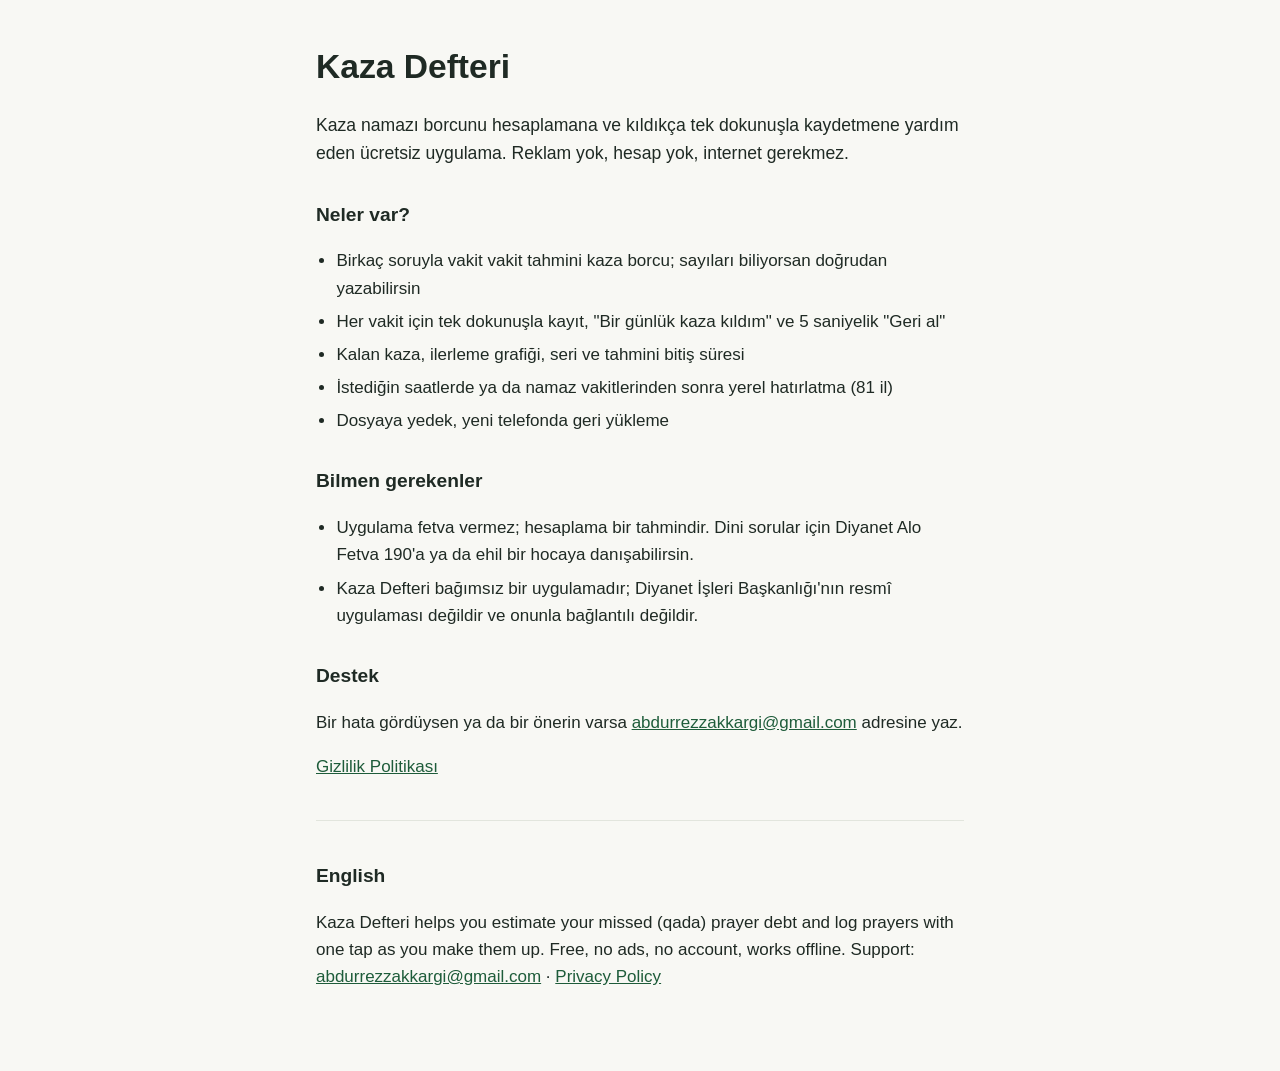
<file: index.html>
<!doctype html>
<html lang="tr">
  <head>
    <meta charset="utf-8" />
    <meta name="viewport" content="width=device-width, initial-scale=1" />
    <title>Kaza Defteri · Kaza namazı takibi</title>
    <link rel="stylesheet" href="stil.css" />
  </head>
  <body>
    <main>
      <h1>Kaza Defteri</h1>
      <p class="giris">
        Kaza namazı borcunu hesaplamana ve kıldıkça tek dokunuşla kaydetmene yardım eden ücretsiz
        uygulama. Reklam yok, hesap yok, internet gerekmez.
      </p>

      <h2>Neler var?</h2>
      <ul>
        <li>
          Birkaç soruyla vakit vakit tahmini kaza borcu; sayıları biliyorsan doğrudan yazabilirsin
        </li>
        <li>
          Her vakit için tek dokunuşla kayıt, "Bir günlük kaza kıldım" ve 5 saniyelik "Geri al"
        </li>
        <li>Kalan kaza, ilerleme grafiği, seri ve tahmini bitiş süresi</li>
        <li>İstediğin saatlerde ya da namaz vakitlerinden sonra yerel hatırlatma (81 il)</li>
        <li>Dosyaya yedek, yeni telefonda geri yükleme</li>
      </ul>

      <h2>Bilmen gerekenler</h2>
      <ul>
        <li>
          Uygulama fetva vermez; hesaplama bir tahmindir. Dini sorular için Diyanet Alo Fetva 190'a
          ya da ehil bir hocaya danışabilirsin.
        </li>
        <li>
          Kaza Defteri bağımsız bir uygulamadır; Diyanet İşleri Başkanlığı'nın resmî uygulaması
          değildir ve onunla bağlantılı değildir.
        </li>
      </ul>

      <h2>Destek</h2>
      <p>
        Bir hata gördüysen ya da bir önerin varsa
        <a href="mailto:abdurrezzakkargi@gmail.com?subject=Kaza%20Defteri"
          >abdurrezzakkargi@gmail.com</a
        >
        adresine yaz.
      </p>

      <p><a href="gizlilik.html">Gizlilik Politikası</a></p>

      <hr />

      <h2 lang="en">English</h2>
      <p lang="en">
        Kaza Defteri helps you estimate your missed (qada) prayer debt and log prayers with one tap
        as you make them up. Free, no ads, no account, works offline. Support:
        <a href="mailto:abdurrezzakkargi@gmail.com?subject=Kaza%20Defteri"
          >abdurrezzakkargi@gmail.com</a
        >
        · <a href="gizlilik.html#en">Privacy Policy</a>
      </p>
    </main>
  </body>
</html>
</file>
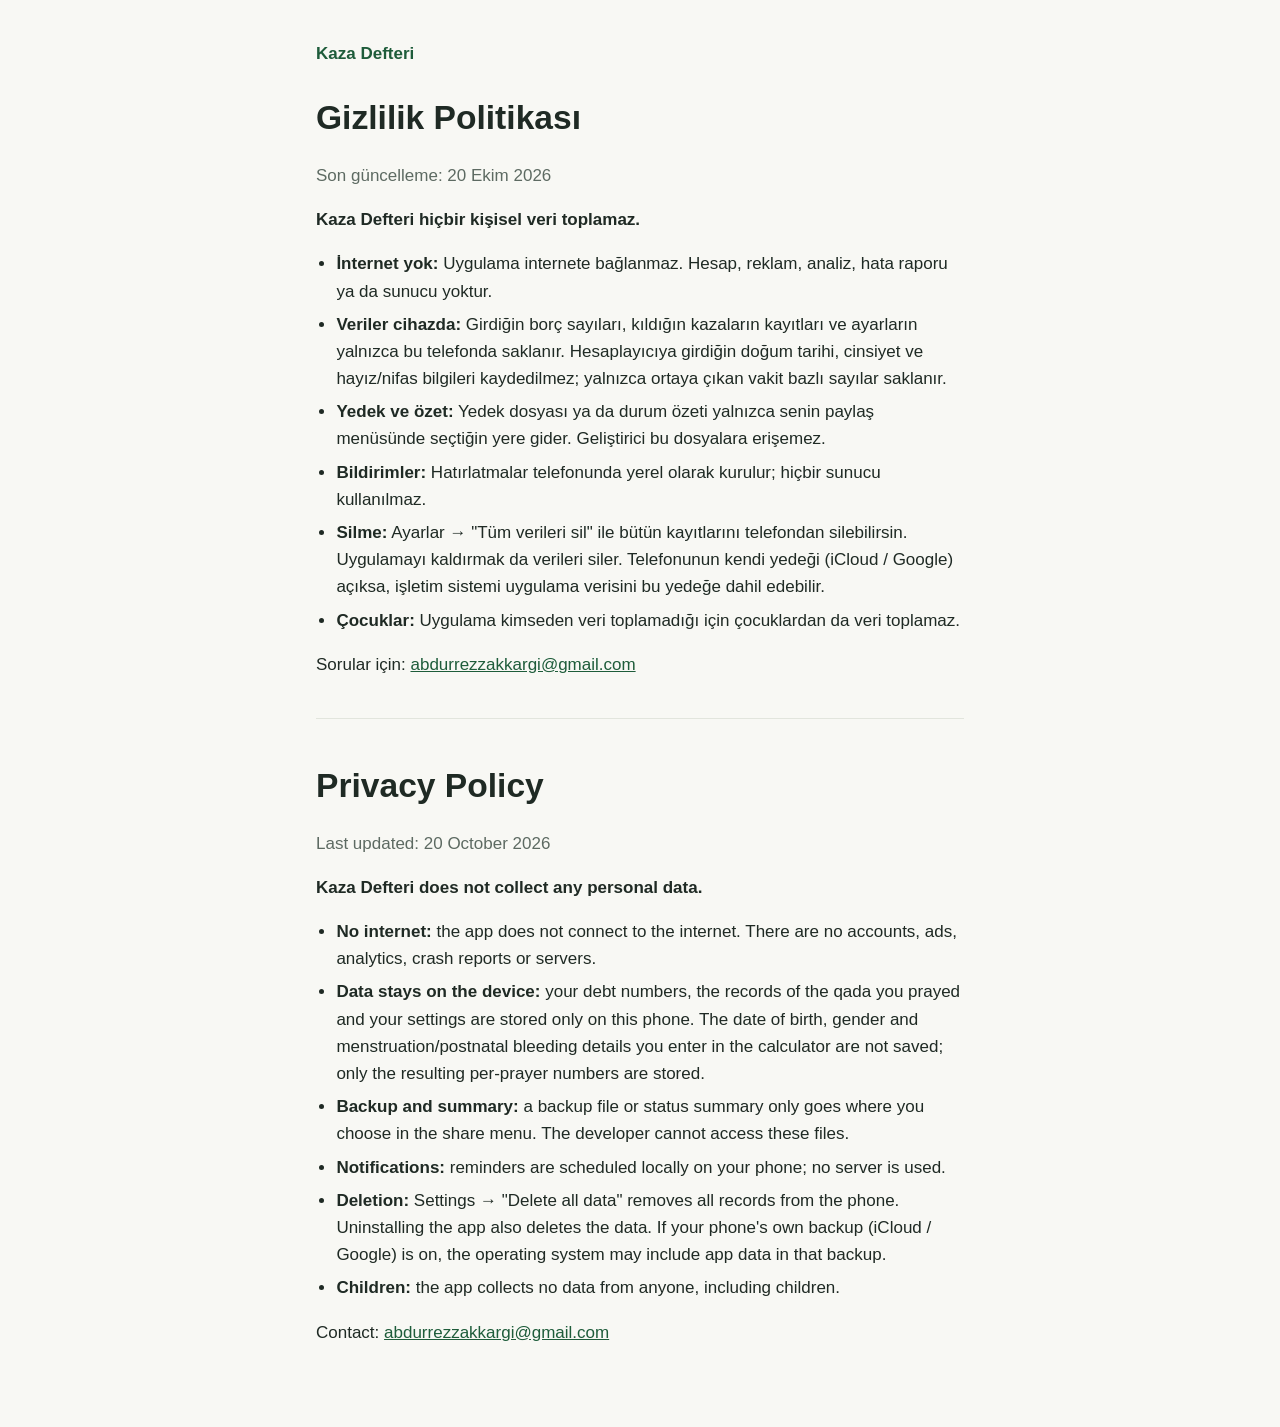
<file: gizlilik.html>
<!doctype html>
<html lang="tr">
  <head>
    <meta charset="utf-8" />
    <meta name="viewport" content="width=device-width, initial-scale=1" />
    <title>Kaza Defteri · Gizlilik Politikası</title>
    <link rel="stylesheet" href="stil.css" />
  </head>
  <body>
    <main>
      <p class="ust"><a href="./">Kaza Defteri</a></p>
      <h1>Gizlilik Politikası</h1>
      <p class="tarih">Son güncelleme: 20 Ekim 2026</p>

      <p><strong>Kaza Defteri hiçbir kişisel veri toplamaz.</strong></p>
      <ul>
        <li>
          <strong>İnternet yok:</strong> Uygulama internete bağlanmaz. Hesap, reklam, analiz, hata
          raporu ya da sunucu yoktur.
        </li>
        <li>
          <strong>Veriler cihazda:</strong> Girdiğin borç sayıları, kıldığın kazaların kayıtları ve
          ayarların yalnızca bu telefonda saklanır. Hesaplayıcıya girdiğin doğum tarihi, cinsiyet ve
          hayız/nifas bilgileri kaydedilmez; yalnızca ortaya çıkan vakit bazlı sayılar saklanır.
        </li>
        <li>
          <strong>Yedek ve özet:</strong> Yedek dosyası ya da durum özeti yalnızca senin paylaş
          menüsünde seçtiğin yere gider. Geliştirici bu dosyalara erişemez.
        </li>
        <li>
          <strong>Bildirimler:</strong> Hatırlatmalar telefonunda yerel olarak kurulur; hiçbir
          sunucu kullanılmaz.
        </li>
        <li>
          <strong>Silme:</strong> Ayarlar → "Tüm verileri sil" ile bütün kayıtlarını telefondan
          silebilirsin. Uygulamayı kaldırmak da verileri siler. Telefonunun kendi yedeği (iCloud /
          Google) açıksa, işletim sistemi uygulama verisini bu yedeğe dahil edebilir.
        </li>
        <li>
          <strong>Çocuklar:</strong> Uygulama kimseden veri toplamadığı için çocuklardan da veri
          toplamaz.
        </li>
      </ul>
      <p>
        Sorular için:
        <a href="mailto:abdurrezzakkargi@gmail.com?subject=Kaza%20Defteri"
          >abdurrezzakkargi@gmail.com</a
        >
      </p>

      <hr />

      <section lang="en" id="en">
        <h1>Privacy Policy</h1>
        <p class="tarih">Last updated: 20 October 2026</p>
        <p><strong>Kaza Defteri does not collect any personal data.</strong></p>
        <ul>
          <li>
            <strong>No internet:</strong> the app does not connect to the internet. There are no
            accounts, ads, analytics, crash reports or servers.
          </li>
          <li>
            <strong>Data stays on the device:</strong> your debt numbers, the records of the qada
            you prayed and your settings are stored only on this phone. The date of birth, gender
            and menstruation/postnatal bleeding details you enter in the calculator are not saved;
            only the resulting per-prayer numbers are stored.
          </li>
          <li>
            <strong>Backup and summary:</strong> a backup file or status summary only goes where you
            choose in the share menu. The developer cannot access these files.
          </li>
          <li>
            <strong>Notifications:</strong> reminders are scheduled locally on your phone; no server
            is used.
          </li>
          <li>
            <strong>Deletion:</strong> Settings → "Delete all data" removes all records from the
            phone. Uninstalling the app also deletes the data. If your phone's own backup (iCloud /
            Google) is on, the operating system may include app data in that backup.
          </li>
          <li>
            <strong>Children:</strong> the app collects no data from anyone, including children.
          </li>
        </ul>
        <p>
          Contact:
          <a href="mailto:abdurrezzakkargi@gmail.com?subject=Kaza%20Defteri"
            >abdurrezzakkargi@gmail.com</a
          >
        </p>
      </section>
    </main>
  </body>
</html>
</file>
<file: stil.css>
:root {
  --bg: #f8f8f4;
  --text: #1f2a24;
  --muted: #5d6a62;
  --primary: #1e5c3a;
  --line: #e2e5dd;
}
@media (prefers-color-scheme: dark) {
  :root {
    --bg: #0f1714;
    --text: #e8ece9;
    --muted: #a3b0a8;
    --primary: #7cc99b;
    --line: #26332c;
  }
}
* {
  box-sizing: border-box;
}
body {
  margin: 0;
  background: var(--bg);
  color: var(--text);
  font:
    17px/1.6 -apple-system,
    BlinkMacSystemFont,
    'Segoe UI',
    Roboto,
    sans-serif;
}
main {
  max-width: 680px;
  margin: 0 auto;
  padding: 40px 16px 64px;
}
h1 {
  font-size: 2.1rem;
  margin: 0 0 8px;
}
h2 {
  font-size: 1.2rem;
  margin: 32px 0 8px;
}
a {
  color: var(--primary);
}
ul {
  padding-left: 1.2em;
}
li {
  margin: 6px 0;
}
hr {
  border: 0;
  border-top: 1px solid var(--line);
  margin: 40px 0;
}
.ust {
  margin: 0 0 24px;
  font-weight: 600;
}
.ust a {
  text-decoration: none;
}
.tarih,
.dua {
  color: var(--muted);
}
.giris {
  font-size: 1.1rem;
}
.dua {
  margin-top: 40px;
  font-style: italic;
}
</file>
